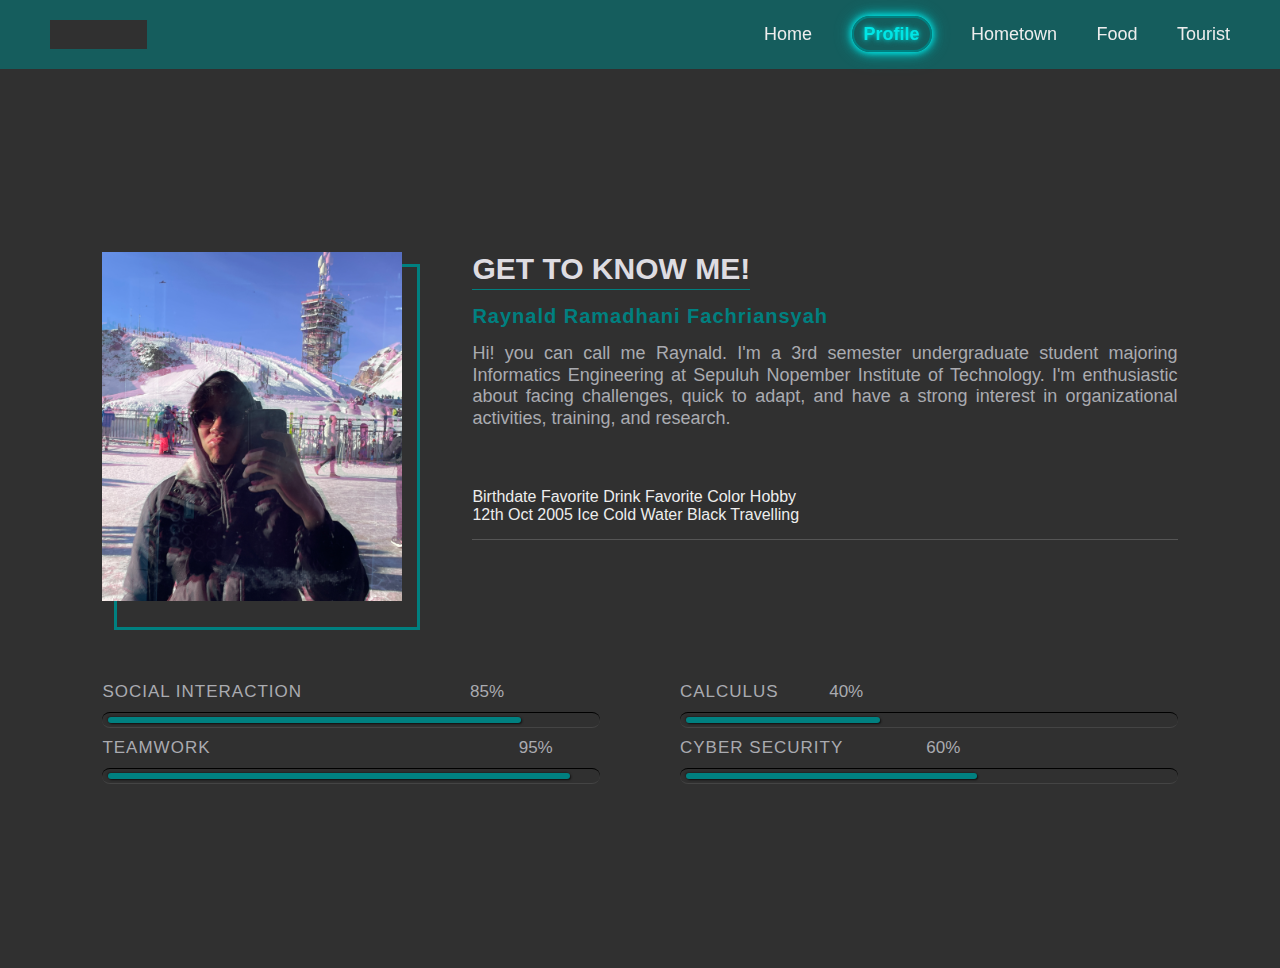
<file: profile.html>
<!DOCTYPE html>
<html lang="en">
  <head>
    <meta charset="UTF-8" />
    <meta name="viewport" content="width=device-width, initial-scale=1.0" />
    <title>Profile</title>
    <link rel="stylesheet" href="style.css" />
  </head>

  <body>
    <div class="page-transition">
      <header class="header">
        <a href="index.html" class="logo">Raynald</a>

        <nav class="navbar">
          <a href="index.html" class="navigate">Home</a>
          <a href="profile.html" class="active">Profile</a>
          <a href="hometown.html" class="navigate">Hometown</a>
          <a href="food.html" class="navigate">Food</a>
          <a href="tourist.html" class="navigate">Tourist</a>
        </nav>
      </header>

      <div class="about-container">
        <div class="about-contents">
          <section class="imageSection">
            <img src="assets/profile.JPG" />
          </section>

          <section class="infoSection">
            <h1>Get To Know Me!</h1>
            <h2>Raynald Ramadhani Fachriansyah</h2>
            <p>
              Hi! you can call me Raynald. I'm a 3rd semester undergraduate
              student majoring Informatics Engineering at Sepuluh Nopember
              Institute of Technology. I'm enthusiastic about facing challenges,
              quick to adapt, and have a strong interest in organizational
              activities, training, and research.
            </p>
            <br /><br />
            <div class="personalInfo">
              <div class="info-categories">
                <span>Birthdate</span>
                <span>Favorite Drink</span>
                <span>Favorite Color</span>
                <span>Hobby</span>
              </div>
              <div class="info-answers">
                <span>12th Oct 2005</span>
                <span>Ice Cold Water</span>
                <span>Black</span>
                <span>Travelling</span>
              </div>
            </div>
          </section>

          <section class="skillSection">
            <div class="skill">
              <div class="subject">Social Interaction</div>
              <div class="progress-bar">
                <div
                  class="progress-line"
                  value="85%"
                  style="max-width: 85%"
                ></div>
              </div>
            </div>

            <div class="skill">
              <div class="subject">Calculus</div>
              <div class="progress-bar">
                <div
                  class="progress-line"
                  value="40%"
                  style="max-width: 40%"
                ></div>
              </div>
            </div>

            <div class="skill">
              <div class="subject">Teamwork</div>
              <div class="progress-bar">
                <div
                  class="progress-line"
                  value="95%"
                  style="max-width: 95%"
                ></div>
              </div>
            </div>

            <div class="skill">
              <div class="subject">Cyber Security</div>
              <div class="progress-bar">
                <div
                  class="progress-line"
                  value="60%"
                  style="max-width: 60%"
                ></div>
              </div>
            </div>
          </section>
        </div>
      </div>
    </div>

    <script src="script.js"></script>
  </body>
</html>
</file>
<file: style.css>
* {
  margin: 0;
  padding: 0;
  box-sizing: border-box;
  font-family: "Poppins", sans-serif;
}

html {
  scroll-behavior: smooth;
}

body {
  background: #303030;
  color: #ededed;
  padding-top: 68px;
}

.header {
  position: fixed;
  top: 0;
  left: 0;
  width: 100%;
  padding: 20px 50px;
  background: transparent;
  display: flex;
  justify-content: space-between;
  align-items: center;
  z-index: 10;
  background-color: #00808090;
}

.logo {
  position: relative;
  font-size: 25px;
  color: #ededed;
  text-decoration: none;
  font-weight: 600;
}

.logo::before {
  content: "";
  position: absolute;
  top: 0;
  right: 0;
  width: 100%;
  height: 100%;
  background: #303030;
  animation: showRight 1s ease forwards;
  animation-delay: 0.4s;
}

.navbar a {
  font-size: 18px;
  color: #ededed;
  text-decoration: none;
  font-weight: 500;
  margin-left: 35px;
  transition: 0.3s;
}

.navbar a:hover,
.navbar a.active {
  color: #00e6e6;
  font-weight: 600;
  border: 2px solid #008080;
  border-radius: 200px;
  padding: 6px 10px;
  box-shadow: 0 0 6px #00e6e6, 0 0 12px #00e6e6, 0 0 20px #008080;
  text-shadow: 0 0 5px #00e6e6, 0 0 10px #008080;
}

.home {
  height: 100vh;
  display: flex;
  align-items: center;
  padding: 0 8%;
  justify-content: space-evenly;
}

.home-content {
  max-width: 600px;
  flex-basis: 50%;
}

.home-image {
  border: 3px solid #008080;
  padding: 15px;
  display: inline-block;
  box-shadow: 0 0 15px rgba(0, 128, 128, 0.5);
  overflow: hidden;
  width: 300px;
  height: 300px;
  flex-basis: 300px;
  opacity: 0;
  transform: scale(0 9);
  animation: fadeInZoom 1s ease forwards;
  animation-delay: 1.2s;
}

.home-image img {
  max-width: 100%;
  max-height: 100%;
  object-fit: cover;
  display: block;
}

.home-content h1 {
  position: relative;
  font-size: 56px;
  font-weight: 700;
  line-height: 1.2;
}

.home-content h1::before {
  content: "";
  position: absolute;
  top: 0;
  right: 0;
  width: 100%;
  height: 100%;
  background: #303030;
  animation: showRight 1s ease forwards;
  animation-delay: 1s;
}

.home-content h3 {
  position: relative;
  font-size: 32px;
  font-weight: 700;
  color: #008080;
}

.home-content h3::before {
  content: "";
  position: absolute;
  top: 0;
  right: 0;
  width: 100%;
  height: 100%;
  background: #303030;
  animation: showRight 1s ease forwards;
  animation-delay: 1.3s;
}

.home-content p {
  position: relative;
  font-size: 16px;
  margin: 20px 0 40px;
}

.home-content p::before {
  content: "";
  position: absolute;
  top: 0;
  right: 0;
  width: 100%;
  height: 100%;
  background: #303030;
  animation: showRight 1s ease forwards;
  animation-delay: 1s;
}

.home-content .btn-box {
  position: relative;
  display: flex;
  justify-content: space-between;
  width: 180px;
  height: 50px;
}

.home-content .btn-box::before {
  content: "";
  position: absolute;
  top: 0;
  right: 0;
  width: 100%;
  height: 100%;
  background: #303030;
  animation: showRight 1s ease forwards;
  animation-delay: 1.9s;
  z-index: 2;
}

.btn-box a {
  position: relative;
  display: inline-flex;
  justify-content: center;
  align-items: center;
  width: 150px;
  height: 100%;
  background: #008080;
  border: 2px solid #008080;
  border-radius: 8px;
  font-size: 19px;
  color: #303030;
  text-decoration: none;
  font-weight: 600;
  letter-spacing: 1px;
  z-index: 1;
  overflow: hidden;
  transition: 0.5s;
}

.btn-box a:hover {
  color: #008080;
}

.btn-box a:nth-child(2) {
  background: transparent;
  color: #008080;
}

.btn-box a:nth-child(2):hover {
  color: #303030;
}

.btn-box a:nth-child(2)::before {
  background: #008080;
}

.btn-box a::before {
  content: "";
  position: absolute;
  top: 0;
  left: 0;
  width: 0;
  height: 100%;
  background: #303030;
  z-index: -1;
  transition: 0.5s;
}

.btn-box a:hover::before {
  width: 100%;
}

.home-sci {
  position: absolute;
  bottom: 40px;
  width: 170px;
  display: flex;
  justify-content: space-between;
}

.home-sci::before {
  content: "";
  position: absolute;
  top: 0;
  right: 0;
  width: 100%;
  height: 100%;
  background: #303030;
  animation: showRight 1s ease forwards;
  animation-delay: 2.5s;
  z-index: 2;
}

.home-sci a {
  position: relative;
  display: inline flex;
  justify-content: center;
  align-items: center;
  width: 40px;
  height: 40px;
  background: transparent;
  border: 2px solid #008080;
  border-radius: 50%;
  font-size: 20px;
  color: #008080;
  text-decoration: none;
  z-index: 1;
  overflow: hidden;
  transition: 0.5s;
}

.home-sci a:hover {
  color: #303030;
}

.home-sci a::before {
  content: "";
  position: absolute;
  top: 0;
  left: 0;
  width: 0;
  height: 100%;
  background: #008080;
  z-index: -1;
  transition: 0.5s;
}

.home-sci a:hover::before {
  width: 100%;
}

@keyframes showRight {
  100% {
    width: 0;
  }
}

@keyframes fadeInZoom {
  to {
    opacity: 1;
    transform: scale(1);
  }
}

/*------------------PROFILE--------------------*/
.about-container {
  width: 100%;
  min-height: 100vh;
  display: flex;
  justify-content: center;
  align-items: center;
  background-color: #303030;
  padding: 50px 8%;
}

.imageSection {
  grid-area: imageSect;
}

.infoSection {
  grid-area: infoSect;
}

.skillSection {
  grid-area: skillSect;
}

.about-container .about-contents {
  display: grid;
  grid-template-columns: 2fr 5fr;
  grid-gap: 70px;
  grid-template-areas:
    "imageSect infoSect"
    "skillSect skillSect";
}

.about-contents .imageSection {
  position: relative;
  min-width: 300px;
  height: 360px;
}

.imageSection img {
  width: 100%;
  height: 97%;
  object-fit: cover;
  position: relative;
  z-index: 2;
}

.about-contents .imageSection::after {
  position: absolute;
  content: "";
  width: 100%;
  height: 100%;
  outline: 3px solid #008080;
  top: 15px;
  left: 15px;
  z-index: 1;
}

.infoSection h1 {
  color: #dedce1;
  font-size: 30px;
  font-family: Arial, Helvetica, sans-serif;
  text-transform: uppercase;
  display: inline-block;
  margin-bottom: 5px;
  position: relative;
}

.infoSection h1::before {
  content: "";
  position: absolute;
  width: 100%;
  height: 1px;
  top: 110%;
  left: 0;
  background-color: #008080;
}

.infoSection h1::after {
  content: "";
  position: absolute;
  width: 40%;
  height: 3px;
  top: calc(110% - 1px);
  left: 0px;
}

.infoSection h2 {
  font-family: Arial, Helvetica, sans-serif;
  font-size: 20px;
  font-weight: 600;
  color: #008080;
  padding: 14px 0px 15px;
  text-transform: capitalize;
  letter-spacing: 1px;
}

.infoSection p {
  color: #aaabb0;
  font-size: 18px;
  line-height: 1.2;
  text-align: justify;
  padding-bottom: 8px;
}

.personalInfo {
  width: 100%;
  margin-top: 15px;
  border-bottom: 1px solid #555;
  padding-bottom: 15px;
}

.personalInfo .info-row {
  display: flex;
  justify-content: space-between;
  width: 100%;
  margin-bottom: 10px;
}

.personalInfo .info-row span {
  width: 25%;
  text-align: left;
  color: #aaabb0;
  letter-spacing: 1px;
  font-size: 16px;
}

.personalInfo .categories span {
  color: #008080;
  font-weight: 600;
}
.skillSection {
  display: grid;
  grid-template-columns: 1fr 1fr;
  grid-gap: 10px 80px;
}

.skillSection .subject {
  font-size: 17px;
  font-weight: thin;
  color: #aaabb0;
  padding-bottom: 10px;
  text-transform: uppercase;
  letter-spacing: 1px;
}

.progress-bar {
  width: 100%;
  height: 16px;
  background-color: #303030;
  padding: 4px 6px;
  border-top: 1px solid #000;
  border-bottom: 1px solid #444;
  border-radius: 50px;
}

.progress-line {
  position: relative;
  width: 100%;
  height: 100%;
  background-color: #008080;
  box-shadow: -1px -1px 2px #222222, 1px 1px 2px #111111;
  border-radius: 15px;
}

.progress-line::after {
  position: absolute;
  content: attr(value);
  top: -35px;
  right: 0px;
  transform: translateX(-50%);
  color: #aaabb0;
  font-size: 17px;
}

/*-------------------FOOD-------------------*/
#foods {
  text-align: center;
  padding: 125px;
}

#foods h2 {
  font-size: 32px;
  margin-bottom: 20px;
}

#foods p {
  font-size: 18px;
  margin-bottom: 30px;
}

.foods-container {
  display: flex;
  justify-content: center;
  align-items: stretch;
  gap: 30px;
  margin-top: 30px;
  width: 100%;
  padding: 0 5%;
}

.foods-container .foods {
  display: flex;
  flex-direction: column;
  text-align: center;
  padding: 20px;
  border: 2px solid #008080;
  border-radius: 10px;
  box-shadow: 0 4px 6px rgba(0, 0, 0, 0.1);
}

.foods-container .foods img {
  width: 200px;
  height: 200px;
  object-fit: cover;
  border-radius: 0;
  margin: 0 auto 20px auto;
  display: block;
}

.foods-container .foods p:first-child {
  text-align: justify;
  flex-grow: 1;
  margin-bottom: 15px;
  color: white;
}

.foods-container .foods p:last-child {
  font-weight: bold;
  margin-top: auto;
}

.foods-container .foods:hover {
  border-color: #00cccc;
  box-shadow: 0 0 15px rgba(0, 204, 204, 0.6);
}

/*-----------------HOMETOWN----------------*/
.landmark-container {
  position: relative;
  width: 100%;
  height: 100vh;
  background: url("assets/jakarta.jpg") no-repeat center center/cover;
  display: flex;
  align-items: center;
  justify-content: center;
}

.landmark-container img {
  display: none;
}

.landmark-container::after {
  content: "";
  position: absolute;
  top: 0;
  left: 0;
  right: 0;
  bottom: 0;
  background: rgba(0, 0, 0, 0.4);
}

header {
  text-align: center;
}

.header-content h1 {
  font-size: 3rem;
  font-weight: 700;
  color: #008080;
  text-align: center;
  padding: 50px;
}

.hometown-container {
  position: absolute;
  top: 60%;
  left: 50%;
  transform: translate(-50%, -50%);
  color: white;
  text-align: center;
  max-width: 800px;
  padding: 20px;
  z-index: 1;
}

.hometown-container img {
  max-width: 700px;
  height: auto;
  margin-bottom: 15px;
  padding-bottom: 5px;
}

.hometown-container p {
  font-size: 1.1rem;
  line-height: 1.6;
  margin-bottom: 15px;
}

.hometown-container h1 {
  font-size: 2.5rem;
  margin-bottom: 20px;
}

/*--------------------TOURIST---------------*/
.tourist-container {
  display: flex;
  align-items: stretch;
  justify-content: center;
  gap: 30px;
  margin-top: 30px;
  width: 100%;
  padding: 0 5%;
}

.tourist {
  display: flex;
  flex-direction: column;
  text-align: center;
  padding: 30px;
  border: 2px solid #008080;
  border-radius: 10px;
  box-shadow: 0 2px 4px rgba(0, 0, 0, 0.1);
  overflow: visible;
}

.tourist img {
  width: 200px;
  height: 300px;
  object-fit: cover;
  border-radius: 10px;
  margin: 0 auto 20px auto;
  display: block;
}

.tourist p:first-child {
  text-align: justify;
  flex-grow: 1;
  margin-bottom: 15px;
  color: white;
  line-height: 1.4;
}

.tourist p:last-child {
  font-weight: bold;
  margin-top: auto;
}

.tourist:hover {
  border-color: #00cccc;
  box-shadow: 0 0 15px rgba(0, 204, 204, 0.6);
}

.city-section img {
  width: 80%;
  max-width: 700px;
  height: auto;
  object-fit: cover;
  margin: 30px auto;
  display: block;
}

.city-section p {
  text-align: justify;
  max-width: 900px;
  margin: 20px auto 50px auto;
  line-height: 1.6;
  color: white;
}

/*------------------TRANSITION--------------------*/
.page-transition {
  opacity: 1;
  transition: opacity 0.5s ease-out;
}

.page-transition.exit {
  opacity: 0;
}
</file>
